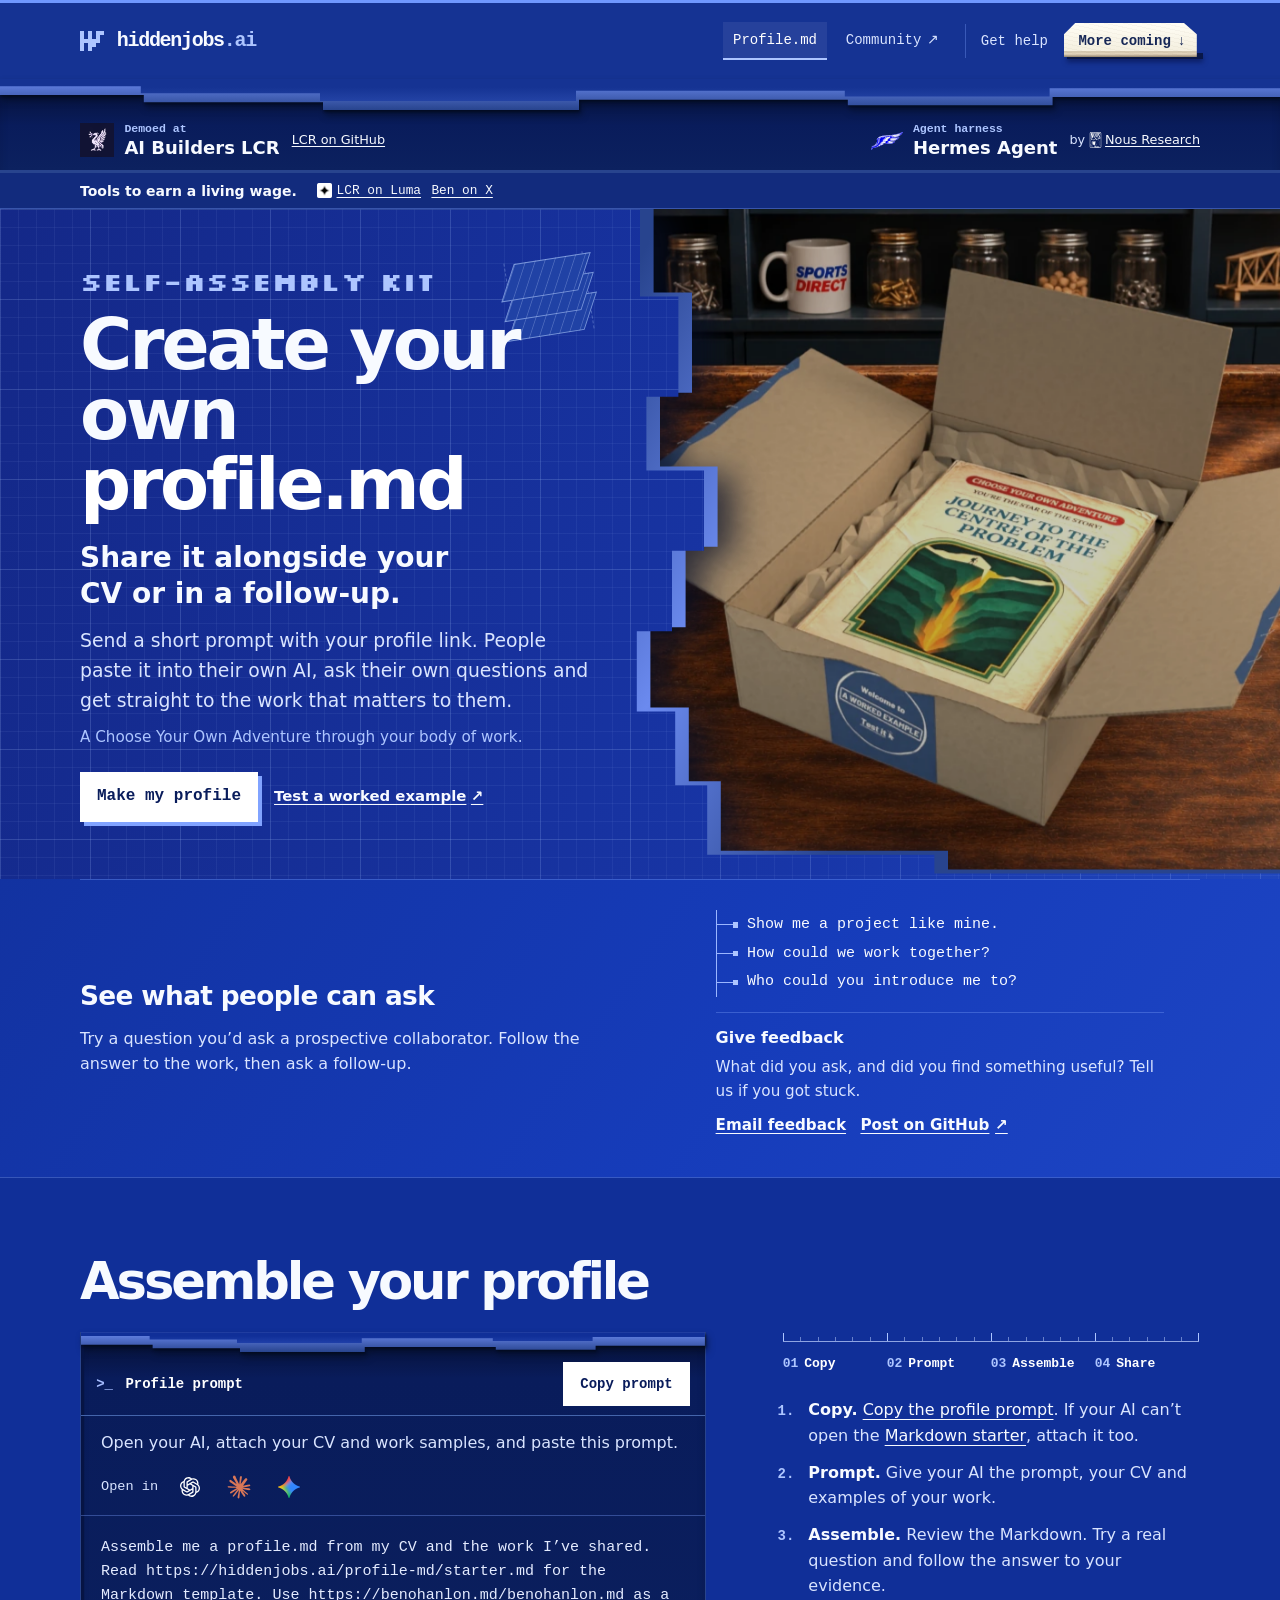
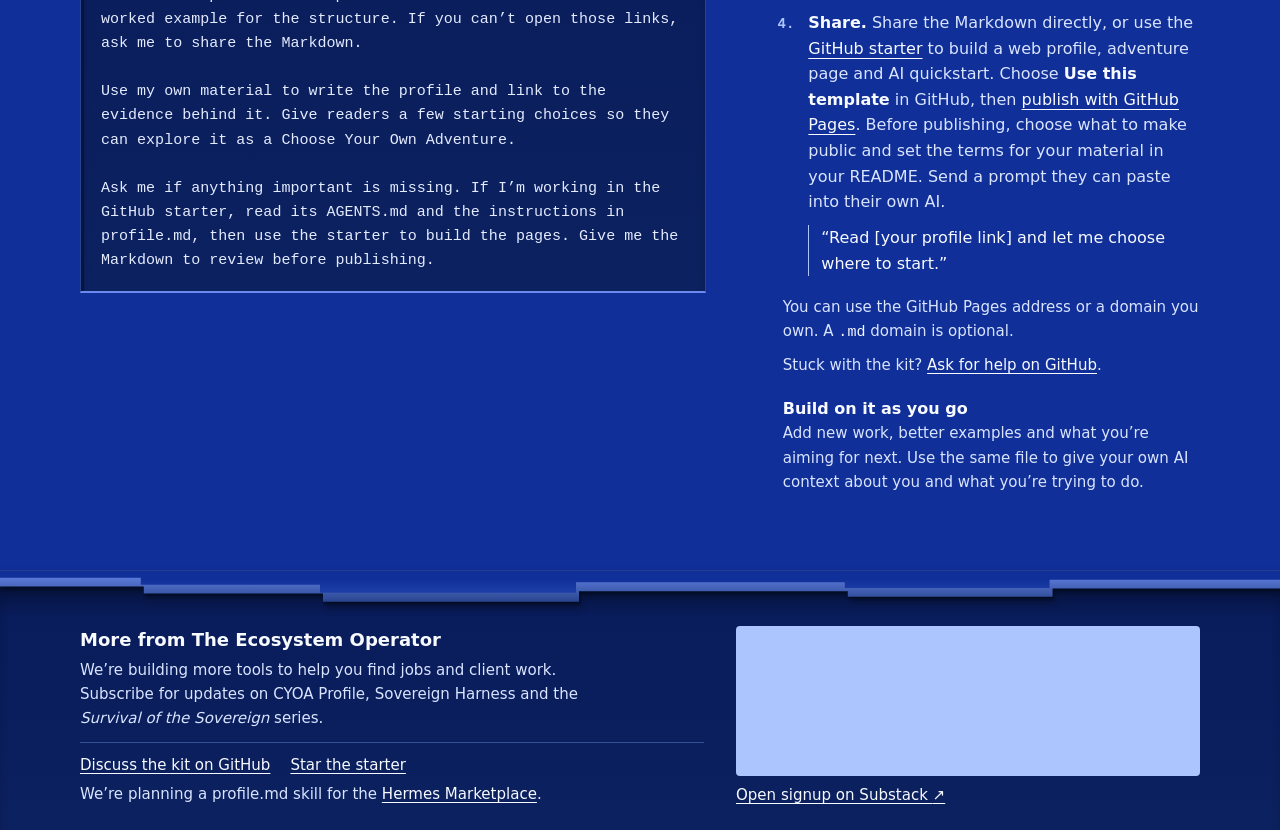
<file: index.html>
<!doctype html>
<html lang="en-GB">
<head>
  <meta charset="utf-8">
  <meta name="viewport" content="width=device-width, initial-scale=1">
  <meta http-equiv="refresh" content="0; url=./profile-md/">
  <meta name="description" content="Share a profile.md alongside your CV or in a follow-up. People can ask their own AI about your work.">
  <link rel="canonical" href="https://hiddenjobs.ai/profile-md/">
  <meta property="og:type" content="website">
  <meta property="og:site_name" content="Hidden Jobs">
  <meta property="og:title" content="Create your own profile.md">
  <meta property="og:description" content="Share alongside your CV or in a follow-up. Give people a Choose Your Own Adventure through your work in their own AI.">
  <meta property="og:url" content="https://hiddenjobs.ai/profile-md/">
  <meta property="og:image" content="https://hiddenjobs.ai/assets/profile-md-share.jpg?v=follow-up">
  <meta property="og:image:type" content="image/jpeg">
  <meta property="og:image:width" content="1200">
  <meta property="og:image:height" content="630">
  <meta property="og:image:alt" content="Create your own profile.md. Share it alongside your CV or in a follow-up. An open delivery carton sits beside the AI Builders LCR and Hermes Agent logos.">
  <meta name="twitter:card" content="summary_large_image">
  <meta name="twitter:image" content="https://hiddenjobs.ai/assets/profile-md-share.jpg?v=follow-up">
  <meta name="twitter:image:alt" content="Create your own profile.md. Share it alongside your CV or in a follow-up. An open delivery carton sits beside the AI Builders LCR and Hermes Agent logos.">
  <title>Hidden Jobs</title>
</head>
<body>
  <a href="./profile-md/">Create your own CYOA profile.md</a>
</body>
</html>
</file>
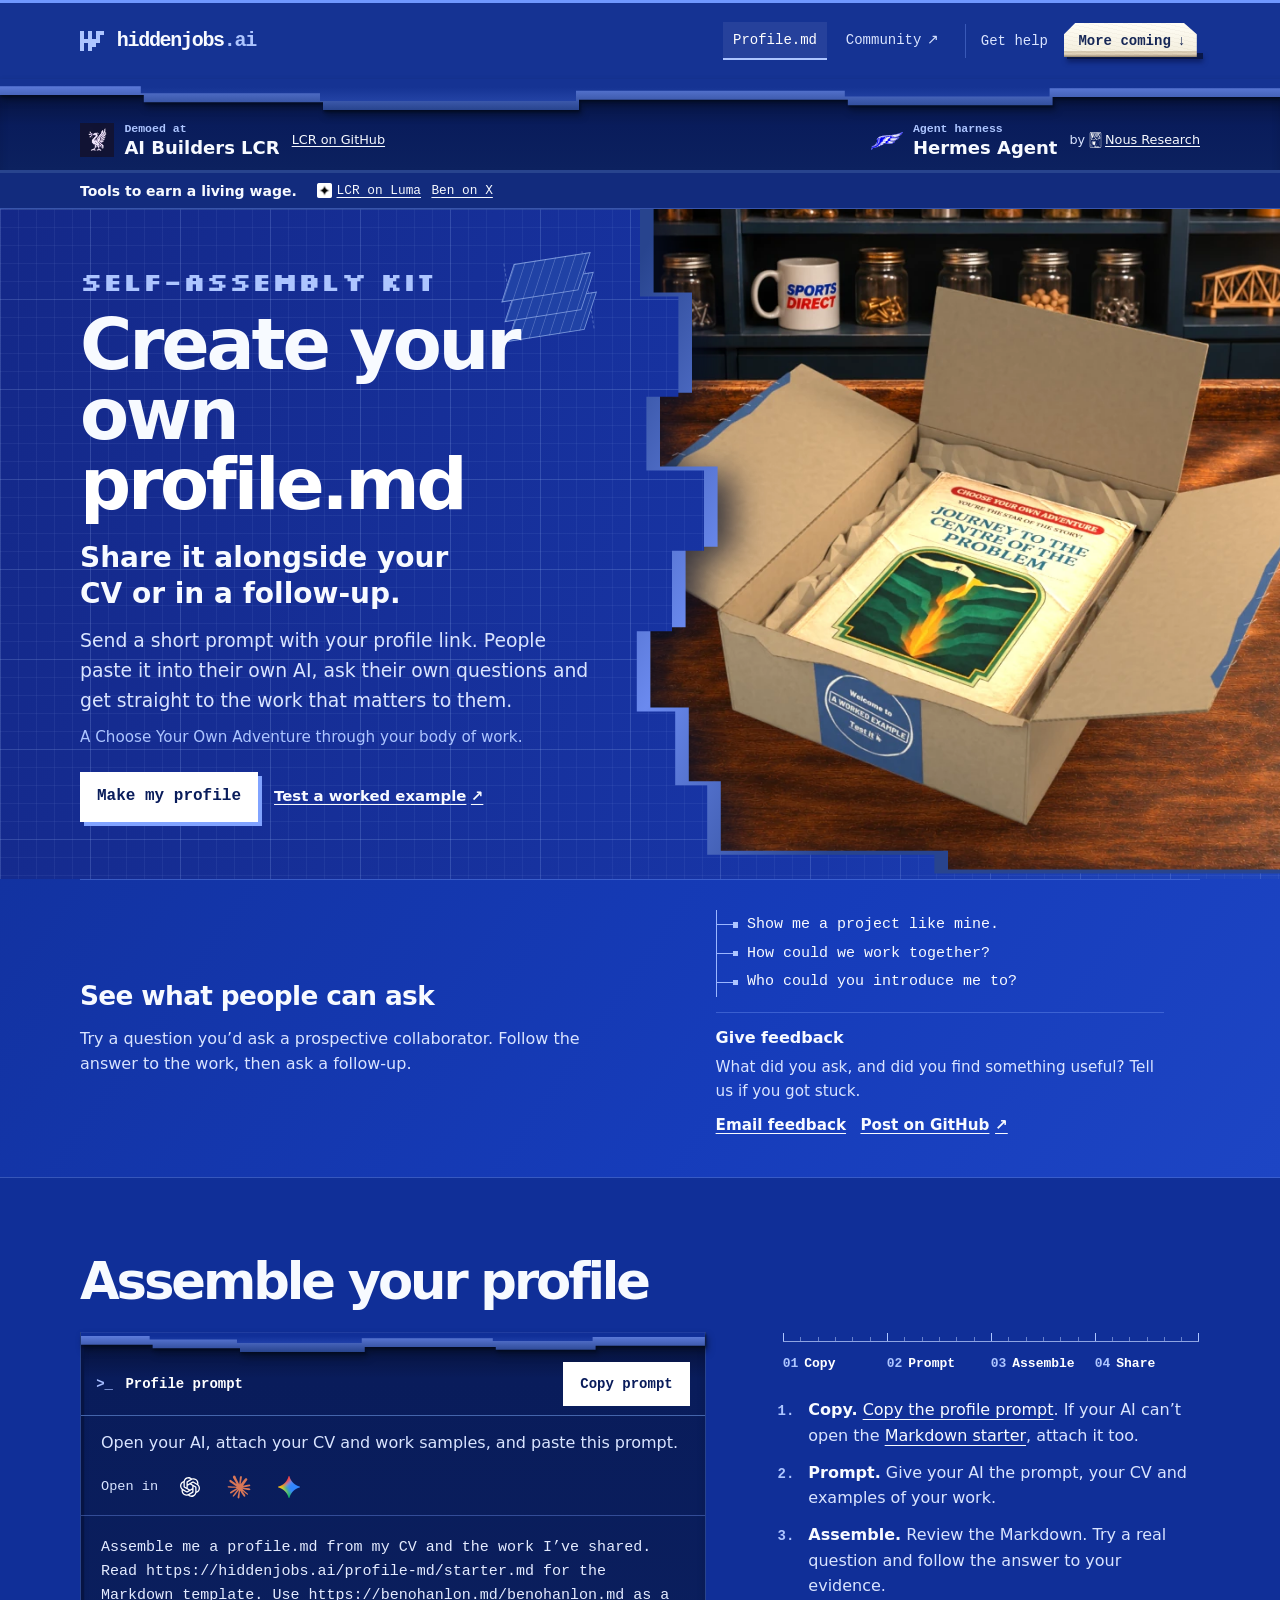
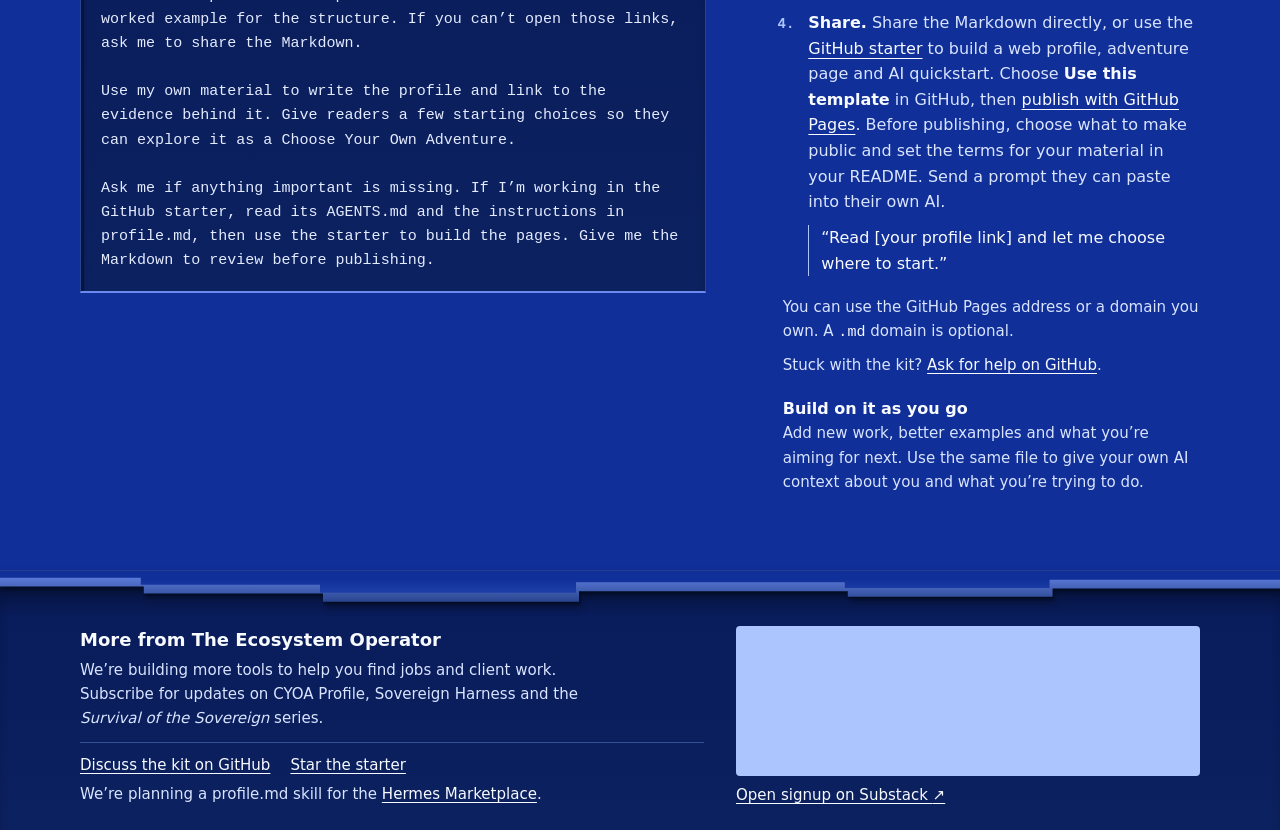
<file: profile-md/index.html>
<!doctype html>
<html lang="en-GB">
<head>
  <meta charset="utf-8">
  <meta name="viewport" content="width=device-width, initial-scale=1">
  <meta name="description" content="Share a profile.md alongside your CV or in a follow-up. People can ask their own AI about your work.">
  <meta name="theme-color" content="#0e2a86">
  <link rel="canonical" href="https://hiddenjobs.ai/profile-md/">
  <meta property="og:type" content="website">
  <meta property="og:site_name" content="Hidden Jobs">
  <meta property="og:title" content="Create your own profile.md">
  <meta property="og:description" content="Share alongside your CV or in a follow-up. Give people a Choose Your Own Adventure through your work in their own AI.">
  <meta property="og:url" content="https://hiddenjobs.ai/profile-md/">
  <meta property="og:image" content="https://hiddenjobs.ai/assets/profile-md-share.jpg?v=follow-up">
  <meta property="og:image:type" content="image/jpeg">
  <meta property="og:image:width" content="1200">
  <meta property="og:image:height" content="630">
  <meta property="og:image:alt" content="Create your own profile.md. Share it alongside your CV or in a follow-up. An open delivery carton sits beside the AI Builders LCR and Hermes Agent logos.">
  <meta name="twitter:card" content="summary_large_image">
  <meta name="twitter:image" content="https://hiddenjobs.ai/assets/profile-md-share.jpg?v=follow-up">
  <meta name="twitter:image:alt" content="Create your own profile.md. Share it alongside your CV or in a follow-up. An open delivery carton sits beside the AI Builders LCR and Hermes Agent logos.">
  <link rel="stylesheet" href="../assets/site.css?v=signup-colours">
  <script src="../assets/profile.js?v=workbench-depth" defer></script>
  <title>Create your own CYOA profile.md | Hidden Jobs</title>
</head>
<body>
  <a class="skip-link" href="#main">Skip to content</a>

  <header class="site-header">
    <div class="shell header-inner">
      <a class="wordmark" href="../">
        <span class="pixel-mark" aria-hidden="true"></span>
        hiddenjobs<span class="wordmark-domain">.ai</span>
      </a>
      <nav class="site-nav" aria-label="Main navigation">
        <div class="site-pages">
          <a class="page-tab" href="./" aria-current="page">Profile.md</a>
          <a class="page-tab" href="https://www.aibuilderslcr.co.uk/" aria-label="AI Builders LCR community">Community <span aria-hidden="true">↗</span></a>
        </div>
        <div class="site-utilities">
          <a href="https://github.com/benohanlon/profile-md-template/discussions/categories/q-a">Get help</a>
        </div>
        <a class="more-tab" href="#more">More coming <span aria-hidden="true">↓</span></a>
      </nav>
    </div>
  </header>

  <aside class="project-credits cut-band" aria-label="Community and harness">
    <span class="cut-edge" aria-hidden="true"></span>
    <div class="shell credits-inner">
      <div class="credit-group">
        <a class="credit-brand" href="https://www.aibuilderslcr.co.uk/">
          <img class="lcr-mark" src="../assets/aibuilders-lcr.webp" alt="" width="34" height="34">
          <span class="credit-name">
            <span class="label credit-label">Demoed at</span>
            AI Builders LCR
          </span>
        </a>
        <span class="credit-byline">
          <a href="https://github.com/aibuilderslcr">LCR on GitHub</a>
        </span>
      </div>
      <div class="credit-group">
        <a class="credit-brand" href="https://hermes-agent.nousresearch.com/">
          <img class="hermes-mark" src="../assets/hermes-wing.svg" alt="" width="34" height="34">
          <span class="credit-name">
            <span class="label credit-label">Agent harness</span>
            Hermes Agent
          </span>
        </a>
        <span class="credit-byline">
          by <a href="https://nousresearch.com/">
            <img class="nous-mark" src="../assets/nous-research.svg" alt="" width="13" height="16">
            Nous Research
          </a>
        </span>
      </div>
    </div>
  </aside>

  <div class="community-strip">
    <div class="shell community-strip-inner">
      <p class="site-strapline">Tools to earn a living wage.</p>
      <nav class="social-links" aria-label="Socials">
        <a href="https://luma.com/aibuilderslcr" aria-label="AI Builders LCR events on Luma">
          <img src="../assets/luma-icon.ico" alt="" width="15" height="15">
          LCR on Luma
        </a>
        <a href="https://x.com/benohanlon" aria-label="Ben O’Hanlon on X">Ben on X</a>
      </nav>
    </div>
  </div>

  <main id="main">
    <section class="hero">
      <div class="workshop" data-view="depth" data-render="geometry">
        <div class="workbench" aria-hidden="true"></div>
        <div class="blueprint" aria-hidden="true">
          <div class="blueprint-face">
            <div class="assembly-sketch"><span></span><span></span><span></span></div>
          </div>
        </div>
        <div class="shell hero-inner">
          <div class="hero-copy">
            <p class="label kit-label">Self-assembly kit</p>
            <h1>Create your own<br><span>profile.md</span></h1>
            <p class="hero-summary">Share it alongside your CV or in a follow-up.</p>
            <p class="hero-context">Send a short prompt with your profile link. People paste it into their own AI, ask their own questions and get straight to the work that matters to them.</p>
            <p class="hero-format">A Choose Your Own Adventure through your body of work.</p>
            <div class="hero-actions">
              <a class="button button-primary" href="#make-yours">Make my profile</a>
              <a class="example-link" href="https://benohanlon.md/" target="_blank" rel="noopener">Test a worked example <span aria-hidden="true">↗</span><span class="visually-hidden"> (opens in a new tab)</span></a>
            </div>
          </div>

          <div class="workshop-example">
            <a class="example" href="https://benohanlon.md/" target="_blank" rel="noopener" aria-label="Open a sample profile (opens in a new tab)">
              <span class="tag-cord" aria-hidden="true"></span>
              <span class="example-tag">
                <span class="tag-eyelet" aria-hidden="true"></span>
                <strong class="tag-title">Worked<br>example</strong>
                <img src="../assets/adventure-cover.webp" width="1055" height="1491"
                  alt="Choose Your Own Adventure book cover titled Journey to the Centre of the Problem.">
                <span class="tag-link">Test it</span>
              </span>
            </a>
            <a class="box-example" href="https://benohanlon.md/" target="_blank" rel="noopener" aria-label="Open a sample profile (opens in a new tab)">
              <span class="box-scene">
                <span class="box-label">
                  <span class="shelf-badge" aria-hidden="true"></span>
                  <img class="workshop-book" src="../assets/adventure-cover.webp" alt="" width="1055" height="1491">
                  <span class="box-lid">
                    <span class="box-label-print">
                      <span class="box-welcome">Welcome</span>
                      <span class="box-title"><span>Worked</span> <span>example</span></span>
                      <strong>Test it <span class="box-click" aria-hidden="true"></span></strong>
                    </span>
                  </span>
                </span>
              </span>
            </a>
          </div>
        </div>
      </div>

      <div class="shell reader-path">
        <div class="reader-copy">
          <h2>See what people can ask</h2>
          <p>Try a question you’d ask a prospective collaborator. Follow the answer to the work, then ask a follow-up.</p>
        </div>
        <div class="reader-choices">
          <ul>
            <li>Show me a project like mine.</li>
            <li>How could we work together?</li>
            <li>Who could you introduce me to?</li>
          </ul>
          <div class="reader-feedback" id="feedback">
            <h3>Give feedback</h3>
            <p>What did you ask, and did you find something useful? Tell us if you got stuck.</p>
            <div class="feedback-actions">
              <a href="mailto:benohanlon@pm.me?subject=CYOA%20Profile%20feedback&amp;body=What%20did%20you%20ask%3F%0D%0A%0D%0ADid%20you%20find%20something%20useful%3F%0D%0A%0D%0AWhere%20did%20you%20get%20stuck%2C%20if%20anywhere%3F%0D%0A">Email feedback</a>
              <a href="https://github.com/benohanlon/profile-md-template/discussions/categories/show-and-tell">Post on GitHub <span aria-hidden="true">↗</span></a>
            </div>
          </div>
        </div>
      </div>
    </section>

    <section class="shell make-section" id="make-yours" aria-labelledby="make-heading">
      <h2 id="make-heading">Assemble your profile</h2>
      <div class="prompt-panel cut-band" id="draft-profile" aria-labelledby="prompt-heading">
        <span class="cut-edge" aria-hidden="true"></span>
        <div class="prompt-header">
          <h3 class="label" id="prompt-heading"><span aria-hidden="true">&gt;_</span> Profile prompt</h3>
          <button class="button copy-button" id="copy-prompt" type="button" hidden>Copy prompt</button>
        </div>
        <p class="prompt-intro">Open your AI, attach your CV and work samples, and paste this prompt.</p>
        <div class="prompt-openers" role="group" aria-label="Open the prompt in your AI">
          <span>Open in</span>
          <a href="https://chatgpt.com/" data-prefill target="_blank" rel="noopener" aria-label="Open in ChatGPT" title="ChatGPT">
            <img class="chatgpt-mark" src="../assets/chatgpt.svg" alt="" width="24" height="24">
          </a>
          <a href="https://claude.ai/new" data-prefill target="_blank" rel="noopener" aria-label="Open in Claude" title="Claude">
            <img src="../assets/claude.svg" alt="" width="24" height="24">
          </a>
          <a id="open-gemini" href="https://gemini.google.com/app" target="_blank" rel="noopener" aria-label="Copy prompt and open Gemini" title="Copy prompt and open Gemini">
            <img src="../assets/gemini.png" alt="" width="24" height="24">
          </a>
        </div>
        <p class="copy-status" id="copy-status" role="status"></p>
        <pre id="build-prompt">Assemble me a profile.md from my CV and the work I’ve shared. Read https://hiddenjobs.ai/profile-md/starter.md for the Markdown template. Use https://benohanlon.md/benohanlon.md as a worked example for the structure. If you can’t open those links, ask me to share the Markdown.

Use my own material to write the profile and link to the evidence behind it. Give readers a few starting choices so they can explore it as a Choose Your Own Adventure.

Ask me if anything important is missing. If I’m working in the GitHub starter, read its AGENTS.md and the instructions in profile.md, then use the starter to build the pages. Give me the Markdown to review before publishing.</pre>
      </div>
      <div class="make-copy">
        <nav class="kit-ruler" aria-label="Assembly steps">
          <a href="#copy-profile"><span aria-hidden="true">01</span> Copy</a>
          <a href="#prompt-profile"><span aria-hidden="true">02</span> Prompt</a>
          <a href="#assemble-profile"><span aria-hidden="true">03</span> Assemble</a>
          <a href="#publish-profile"><span aria-hidden="true">04</span> Share</a>
        </nav>
        <ol class="instructions">
          <li id="copy-profile"><strong>Copy.</strong> <a href="#draft-profile">Copy the profile prompt</a>. If your AI can’t open the <a href="./starter.md">Markdown starter</a>, attach it too.</li>
          <li id="prompt-profile"><strong>Prompt.</strong> Give your AI the prompt, your CV and examples of your work.</li>
          <li id="assemble-profile"><strong>Assemble.</strong> Review the Markdown. Try a real question and follow the answer to your evidence.</li>
          <li id="publish-profile"><strong>Share.</strong> Share the Markdown directly, or use the <a href="https://github.com/benohanlon/profile-md-template">GitHub starter</a> to build a web profile, adventure page and AI quickstart. Choose <strong>Use this template</strong> in GitHub, then <a href="https://docs.github.com/en/pages/getting-started-with-github-pages/creating-a-github-pages-site">publish with GitHub Pages</a>. Before publishing, choose what to make public and set the terms for your material in your README. Send a prompt they can paste into their own AI.
            <blockquote class="share-example">“Read [your profile link] and let me choose where to start.”</blockquote>
          </li>
        </ol>
        <p class="domain-note">You can use the GitHub Pages address or a domain you own. A <code>.md</code> domain is optional.</p>
        <p class="domain-note kit-help">Stuck with the kit? <a href="https://github.com/benohanlon/profile-md-template/discussions/categories/q-a">Ask for help on GitHub</a>.</p>
        <h3 class="profile-maintenance">Build on it as you go</h3>
        <p class="domain-note">Add new work, better examples and what you’re aiming for next. Use the same file to give your own AI context about you and what you’re trying to do.</p>
      </div>
    </section>
  </main>

  <footer class="site-footer cut-band" id="support">
    <span class="cut-edge" aria-hidden="true"></span>
    <section class="shell footer-inner" id="more" aria-labelledby="more-heading">
      <div class="more-copy">
        <h2 id="more-heading">More from The Ecosystem Operator</h2>
        <p>We’re building more tools to help you find jobs and client work. Subscribe for updates on CYOA Profile, Sovereign Harness and the <em>Survival of the Sovereign</em> series.</p>
      </div>
      <div class="newsletter-signup">
        <div class="newsletter-embed">
          <iframe src="https://ecosystemoperator.substack.com/embed?transparent=1" title="Subscribe to The Ecosystem Operator" width="480" height="150" loading="lazy"></iframe>
        </div>
        <a href="https://ecosystemoperator.substack.com/subscribe">Open signup on Substack <span aria-hidden="true">↗</span></a>
      </div>
      <div class="footer-project-links">
        <a href="https://github.com/benohanlon/profile-md-template/discussions">Discuss the kit on GitHub</a>
        <a href="https://github.com/benohanlon/profile-md-template">Star the starter</a>
        <p>We’re planning a profile.md skill for the <a href="https://hermes-agent.nousresearch.com/marketplace">Hermes Marketplace</a>.</p>
      </div>
    </section>
  </footer>
</body>
</html>
</file>
<file: assets/site.css>
@font-face {
  font-family: Silkscreen;
  src: url("./silkscreen-bold.ttf") format("truetype");
  font-weight: 700;
  font-display: swap;
}

@font-face {
  font-family: "Barlow Semi Condensed";
  src: url("./barlow-semi-condensed-bold.ttf") format("truetype");
  font-weight: 700;
  font-display: swap;
}

:root {
  color-scheme: dark;
  --ink: #f7faff;
  --secondary: #d9e4ff;
  --accent: #adc5ff;
  --royal: #163cba;
  --blue: #102f98;
  --navy: #091c5b;
  --chrome: #153393;
  --line: #7193ef66;
  --cut-depth: 0.55rem;
  --cut-wall-light: #6b8aef;
  --cut-wall-dark: #28448e;
  --cut-wall: linear-gradient(var(--cut-wall-light), var(--cut-wall-dark));
  --cut-shadow: inset 0 0.7rem 0.85rem -0.55rem #02091ac9;
  --white: #fff;
  --body: "Segoe UI", system-ui, sans-serif;
  --mono: ui-monospace, "Cascadia Mono", "SFMono-Regular", Consolas, monospace;
}

*, *::before, *::after { box-sizing: border-box; }
html { scroll-behavior: smooth; }
body { margin: 0; background: var(--blue); color: var(--ink); font: 1rem/1.6 var(--body); }
h1, h2, h3, p { margin: 0; }
a { color: var(--ink); text-underline-offset: 0.22em; }
:focus-visible { outline: 3px solid #c1d5ff; outline-offset: 4px; }

.shell { width: min(100% - 4rem, 70rem); margin-inline: auto; }
.skip-link { position: absolute; z-index: 2; top: 1rem; left: 1rem; padding: 0.5rem 1rem; color: var(--navy); background: var(--white); transform: translateY(-180%); }
.skip-link:focus { transform: translateY(0); }
.site-header { background: var(--chrome); border-top: 3px solid #6f98ff; }

.header-inner, .footer-inner {
  display: flex;
  align-items: center;
  justify-content: space-between;
  flex-wrap: wrap;
  gap: 0.75rem 2rem;
}

.header-inner { min-height: 4.75rem; padding-block: 0.75rem; }
.wordmark {
  display: inline-flex;
  align-items: center;
  gap: 0;
  color: var(--ink);
  font: 750 1.25rem/1 var(--mono);
  letter-spacing: -0.065em;
  text-decoration: none;
}

.wordmark-domain { color: var(--accent); }
.pixel-mark { position: relative; width: 1.75rem; height: 1.5rem; margin-right: 0.55rem; color: var(--accent); }
.pixel-mark::before {
  content: "";
  position: absolute;
  left: 0;
  top: 0.125rem;
  width: 0.25rem;
  height: 0.25rem;
  background: currentColor;
  box-shadow:
    0.5rem 0, 1rem 0, 1.25rem 0,
    0 0.25rem, 0.5rem 0.25rem, 1rem 0.25rem,
    0 0.5rem, 0.25rem 0.5rem, 0.5rem 0.5rem, 0.75rem 0.5rem, 1rem 0.5rem,
    0 0.75rem, 0.5rem 0.75rem, 0.75rem 0.75rem,
    0 1rem, 0.5rem 1rem;
}

.label, .site-nav, .button { font-family: var(--mono); font-size: 0.875rem; }
.label { font-weight: 650; }
.site-nav { display: flex; align-items: center; flex-wrap: wrap; gap: 0.65rem 1rem; }
.site-pages, .site-utilities { display: flex; align-items: center; gap: 0.5rem; }
.site-nav .page-tab { display: inline-flex; align-items: center; gap: 0.35rem; }
.site-nav .page-tab { padding: 0.4rem 0.65rem; white-space: nowrap; border-bottom: 2px solid transparent; }
.site-nav .page-tab[aria-current="page"] { border-bottom-color: var(--accent); background: #ffffff12; text-decoration: none; }
.site-utilities { gap: 0.85rem; padding-inline-start: 0.9rem; border-inline-start: 1px solid var(--line); }
.site-nav a { padding-block: 0.35rem; color: var(--secondary); text-decoration: none; }
.site-nav a:hover, .site-nav a[aria-current="page"] { color: var(--white); text-decoration: underline; }

.site-nav a.more-tab {
  position: relative;
  isolation: isolate;
  display: inline-flex;
  align-items: center;
  gap: 0.4rem;
  padding: 0.45rem 0.9rem 0.4rem;
  color: #172857;
  font-weight: 750;
  white-space: nowrap;
}

.more-tab::before,
.more-tab::after {
  content: "";
  position: absolute;
  pointer-events: none;
  z-index: -1;
}

.more-tab::before {
  inset: auto -0.2rem 0 0.18rem;
  height: 0.36rem;
  background: #081748;
  box-shadow: 0 3px 5px #040d3a8c;
}

.more-tab::after {
  inset: 0 0.2rem 0.1rem 0;
  clip-path: polygon(0.7rem 0, calc(100% - 0.8rem) 0, 100% 0.7rem, 100% 100%, 0 100%, 0 0.7rem);
  background:
    repeating-linear-gradient(12deg, #ffffff00 0 1px, #7864440b 1px 2px, #ffffff00 2px 4px),
    linear-gradient(180deg, #fffdf5 0%, #f4efdf 83%, #cec2a9 84%, #e4d7bf 91%, #8f816a 100%);
}

.community-strip { background: #122b7d; border-bottom: 1px solid var(--line); }
.community-strip-inner, .social-links {
  display: flex;
  align-items: center;
  gap: 0.65rem;
}
.community-strip-inner {
  flex-wrap: wrap;
  gap: 0 1.25rem;
  min-height: 2.2rem;
}
.site-strapline { color: var(--ink); font-size: 0.875rem; font-weight: 650; }
.social-links a {
  display: inline-flex;
  align-items: center;
  gap: 0.3rem;
  min-height: 1.75rem;
  font: 0.8rem var(--mono);
}
.social-links img { flex: 0 0 auto; }

.hero {
  overflow: hidden;
  border-bottom: 1px solid var(--line);
  background: linear-gradient(125deg, #102d93 0%, var(--royal) 68%, #1d45c4 100%);
}

.workshop {
  --grid-unit: 1.125rem;
  --grid-major: 5.625rem;
  --blueprint-surface:
    linear-gradient(90deg, #a9c3fd24 1px, transparent 1px) 0 0 / var(--grid-major) var(--grid-major),
    linear-gradient(#a9c3fd24 1px, transparent 1px) 0 0 / var(--grid-major) var(--grid-major),
    linear-gradient(90deg, #a9c3fd12 1px, transparent 1px) 0 0 / var(--grid-unit) var(--grid-unit),
    linear-gradient(#a9c3fd12 1px, transparent 1px) 0 0 / var(--grid-unit) var(--grid-unit),
    linear-gradient(105deg, #142888, #1836a8 68%, #2046bd);
  --workbench-image: url("./profile-workbench.jpg");
  --mobile-workshop-edge: polygon(0 10%, 18% 10%, 18% 5%, 36% 5%, 36% 9%, 62% 9%, 62% 2%, 84% 2%, 84% 6%, 100% 6%, 100% 100%, 0 100%);
  --blueprint-edge: polygon(
    0 0, 50% 0, 50% 13%, 53% 13%, 53% 28%, 50.5% 28%,
    50.5% 39%, 55% 39%, 55% 51%, 52.5% 51%, 52.5% 63%,
    49.75% 63%, 49.75% 75%, 52.75% 75%, 52.75% 86%, 55.25% 86%,
    55.25% var(--bench-edge-near, 95%), 73% var(--bench-edge-near, 95%),
    73% var(--bench-edge-far, 97%), 100% var(--bench-edge-far, 97%), 100% 100%, 0 100%
  );
  position: relative;
  isolation: isolate;
  overflow: clip;
  background: var(--blueprint-surface);
}

.workbench {
  position: absolute;
  z-index: -3;
  inset: -6rem 0 -2.5rem 44%;
  background: #271a18 var(--workbench-image) 64% bottom / cover no-repeat;
}

.workshop[data-view="overhead"] {
  --scene: url("./profile-kit-overhead.jpg");
  --blueprint-edge: polygon(0 2.8%, 50.25% 2.8%, 53.5% 7%, 52% 96%, 0 97.8%);
}

.workshop[data-view="overhead"] .workbench {
  inset: 0;
  background: #271a18 var(--scene) center / cover no-repeat;
}

.workshop[data-view="depth"] {
  --bench-edge-near: 96.4%;
  --bench-edge-far: 99.2%;
}

.workshop[data-view="depth"] .workbench { display: none; }

.workshop[data-view="overhead"] .blueprint {
  filter: drop-shadow(0.4rem 0.3rem 0.35rem #0a06058c);
}

.workshop[data-view="overhead"] .blueprint::before {
  transform: translate(0.17rem, 0.15rem);
}

.blueprint {
  position: absolute;
  z-index: -1;
  inset: 0;
  filter: drop-shadow(1rem 0.5rem 1rem #060e27b8);
}

.blueprint::before, .blueprint-face {
  position: absolute;
  inset: 0;
  clip-path: var(--blueprint-edge);
}

.blueprint::before {
  content: "";
  background: linear-gradient(118deg, var(--cut-wall-dark) 40%, var(--cut-wall-light) 55%, var(--cut-wall-dark) 71%);
  transform: translate(0.85rem, -0.25rem);
}

.blueprint-face { background: var(--blueprint-surface); }

.assembly-sketch {
  position: absolute;
  top: clamp(1.6rem, 4vw, 3rem);
  right: 54%;
  width: 5rem;
  height: 4.9rem;
  border-inline: 1px dashed #b8d1ff50;
  transform: rotate(-9deg);
}

.assembly-sketch span {
  position: absolute;
  inset: auto 0;
  height: 2.25rem;
  border: 1px solid #b8d1ff90;
  background: linear-gradient(90deg, #c8daff40 1px, transparent 1px) 0 0 / 0.64rem 100%, #2042a5;
  transform: skewX(-27deg);
}

.assembly-sketch span:nth-child(1) { bottom: 0; }
.assembly-sketch span:nth-child(2) { bottom: 1.25rem; }
.assembly-sketch span:nth-child(3) { bottom: 2.5rem; }

.hero-inner, .reader-path {
  display: grid;
  grid-template-columns: minmax(0, 1.18fr) minmax(0, 1fr);
  align-items: center;
  gap: 1.5rem clamp(1.75rem, 5vw, 5rem);
}

.hero-inner {
  row-gap: clamp(1.75rem, 5vw, 5rem);
  padding-block: clamp(3.75rem, 6vw, 6rem) clamp(3.1rem, 5vw, 5rem);
}

.hero-copy { container-type: inline-size; }
.kit-ruler {
  display: grid;
  grid-template-columns: repeat(4, minmax(0, 1fr));
  width: min(100%, 26rem);
  margin-top: 1.8rem;
  border-top: 1px solid #bdd0feba;
}

.kit-ruler a {
  position: relative;
  display: flex;
  align-items: center;
  gap: 0.37rem;
  min-height: 2.75rem;
  color: var(--white);
  font: 650 0.8125rem/1.2 var(--mono);
  text-decoration: none;
}

.kit-ruler a::before {
  content: "";
  position: absolute;
  inset: -0.55rem 0 auto;
  height: 0.5rem;
  background:
    linear-gradient(90deg, var(--accent) 1px, transparent 1px),
    repeating-linear-gradient(90deg, #bdd0fe82 0 1px, transparent 1px 16.6667%)
      left bottom / 100% 0.28rem no-repeat;
}

.kit-ruler a:last-child::before { border-right: 1px solid var(--accent); }
.kit-ruler a span { color: var(--accent); }
.kit-ruler a:hover { text-decoration: underline; text-underline-offset: 0.2em; }
#draft-profile, #feedback, .instructions li[id] { scroll-margin-block-start: 1.5rem; }

.kit-label {
  margin-bottom: 0.85rem;
  color: var(--accent);
  font: 700 clamp(1.1rem, 2.2vw, 1.65rem)/1.15 Silkscreen, var(--mono);
  text-transform: uppercase;
}
.hero h1 {
  margin-bottom: 1.25rem;
  font-size: clamp(2.1rem, 12.5cqi, 6.25rem);
  font-weight: 800;
  line-height: 0.98;
  letter-spacing: -0.045em;
}

.hero h1 span { color: var(--white); }
.hero-summary { max-width: 33rem; font-size: clamp(1.35rem, 2.35vw, 1.75rem); font-weight: 680; line-height: 1.28; text-wrap: balance; }
.hero-context { max-width: 32rem; margin-top: 0.9rem; color: var(--secondary); font-size: clamp(1.0625rem, 1.5vw, 1.175rem); }
.hero-format { margin-top: 0.55rem; color: var(--accent); font-size: 0.95rem; }
.hero-actions {
  display: flex;
  flex-wrap: wrap;
  align-items: center;
  gap: 0.55rem 1rem;
  margin-top: 1.4rem;
}

.feedback-actions {
  display: flex;
  flex-wrap: wrap;
  align-items: center;
  gap: 0 0.9rem;
}

.example-link {
  display: inline-flex;
  align-items: center;
  gap: 0.28rem;
  min-height: 2.75rem;
  font-weight: 650;
  font-size: 0.93rem;
}


.visually-hidden {
  position: absolute;
  width: 1px;
  height: 1px;
  margin: -1px;
  overflow: hidden;
  clip-path: inset(50%);
  white-space: nowrap;
}

.button {
  display: inline-flex;
  justify-content: center;
  align-items: center;
  padding: 0.72rem 1rem;
  min-height: 2.75rem;
  border: 1px solid transparent;
  border-radius: 0;
  font-weight: 700;
  text-decoration: none;
  cursor: pointer;
}

.button[hidden] { display: none; }
.button-primary { color: var(--navy); background: var(--white); box-shadow: 4px 4px 0 #81a3ff; font-size: 1rem; }
.button-primary:hover { background: #e2ebff; }
.workshop-example { padding-inline-start: clamp(0rem, 3vw, 3rem); }

.box-example { display: none; }
.box-scene { display: contents; }
.workshop-book { display: none; }
.workshop[data-view] .example { display: none; }
.workshop[data-view="overhead"] .box-example {
  display: flex;
  align-items: end;
  justify-content: end;
  min-height: clamp(26rem, 43vw, 34rem);
  padding-inline: 0.25rem;
  text-decoration: none;
}

.box-label {
  display: block;
  padding: 0.6rem 0.95rem 0.62rem;
  border-left: 2px solid #edcc96;
  background: #19110ceb;
  color: #fff1da;
  font: 650 0.76rem/1.28 var(--mono);
}

.box-label strong {
  display: block;
  margin-top: 0.22rem;
  font-size: 1rem;
  text-decoration: underline;
}

.box-example:hover .box-label { background: #302315; }

.workshop[data-view="depth"] .hero-inner,
.workshop[data-view="depth"] .blueprint { pointer-events: none; }
.workshop[data-view="depth"] .hero-copy { pointer-events: auto; }
.workshop[data-view="depth"] .workshop-example { min-height: clamp(24rem, calc(100svh - 13.5rem), 36rem); }

@media (width > 60rem) {
  .workshop[data-view="depth"] .hero-inner { padding-block: clamp(2rem, 5.2vh, 4.75rem); }
  .workshop[data-render="geometry"] .workshop-example {
    /* Keep enough vertical room for the stamp when the photo fills a wide window. */
    height: max(0px, calc(31vw - 2 * clamp(2rem, 5.2vh, 4.75rem)));
  }
}

.workshop[data-view="depth"] .box-example {
  display: block;
  position: absolute;
  z-index: -2;
  inset: 0 0 0 44%;
  overflow: hidden;
  container-type: size;
  pointer-events: auto;
}

.workshop[data-view="depth"] .box-label {
  --photo-scale: calc(100cqw / 1536px);
  position: absolute;
  bottom: 0;
  left: calc(50% + clamp(0px, (150cqh - 100cqw) / 2, 2.25rem));
  width: max(100cqw, 150cqh);
  aspect-ratio: 3 / 2;
  container-type: inline-size;
  padding: 0;
  border: 0;
  background: #6a412a url("./profile-kit-open-angle.jpg") center / 100% 100% no-repeat;
  color: #2e1a0b;
  transform: translateX(-50%);
  pointer-events: none;
}

/* Map the cover and lettering to their four corners in the 1536 × 1024 image. */
.workshop[data-view="depth"] .workshop-book,
.workshop[data-view="depth"] .box-lid {
  display: block;
  position: absolute;
  transform-origin: 0 0;
}

.workshop[data-view="depth"] .workshop-book {
  top: 33.691406%;
  left: 43.359375%;
  width: 22.460938cqw;
  height: 31.743372cqw;
  border-radius: 0.32cqw;
  filter: brightness(0.96) saturate(0.96);
  transform: matrix3d(
    1.089779663, 0.168552588, 0, calc(0.000007528 / var(--photo-scale)),
    -0.290742861, 0.836313288, 0, calc(-0.000340701 / var(--photo-scale)),
    0, 0, 1, 0,
    0, 0, 0, 1
  );
}

.workshop[data-view="depth"] .box-lid {
  top: -2.050781%;
  left: 46.093750%;
  width: 24.414063cqw;
  height: 35.764460cqw;
  transform: matrix3d(
    1.119378029, 0.147354614, 0, calc(-0.000081498 / var(--photo-scale)),
    -0.092996190, 0.662845183, 0, calc(0.000158283 / var(--photo-scale)),
    0, 0, 1, 0,
    0, 0, 0, 1
  );
  /* Blend this projected plane with the photo so the real paper grain shows through. */
  mix-blend-mode: multiply;
  pointer-events: auto;
}

.workshop[data-view="depth"] .box-label-print {
  position: absolute;
  top: 52%;
  left: 50%;
  display: grid;
  justify-items: center;
  gap: 1.55cqw;
  width: 90%;
  text-align: center;
  text-transform: uppercase;
  /* The warm paper under the multiply blend darkens and mutes this ink. */
  color: #1c359f;
  font-family: "Barlow Semi Condensed", "Arial Narrow", var(--body);
  transform: translate(-50%, -50%) scaleY(1.18);
  mask-image: url("./lid-ink-grain.png");
  mask-size: 10cqw 10cqw;
}

.box-welcome, .box-click { display: none; }

.workshop[data-view="depth"] .box-welcome {
  display: block;
  font-size: 1.7cqw;
  font-weight: 700;
  line-height: 1.15;
  letter-spacing: 0.09em;
}

.workshop[data-view="depth"] .box-title {
  font-size: 4.6cqw;
  font-weight: 700;
  line-height: 0.96;
  letter-spacing: 0.012em;
}

.workshop[data-view="depth"] .box-title > span { display: block; }

.workshop[data-view="depth"] .box-click {
  display: inline-block;
  position: relative;
  width: 0.63em;
  height: 0.88em;
  border: 0.1em solid currentColor;
  border-radius: 0.35em;
  transform: rotate(-20deg);
}

.box-click::before {
  content: "";
  position: absolute;
  top: 0.08em;
  left: calc(50% - 0.05em);
  width: 0.1em;
  height: 0.24em;
  border-radius: 1px;
  background: currentColor;
}

.box-click::after {
  content: "";
  position: absolute;
  top: -0.33em;
  left: calc(50% - 0.036em);
  width: 0.072em;
  height: 0.15em;
  border-radius: 1px;
  background: currentColor;
  box-shadow: -0.16em 0.07em currentColor, 0.16em 0.07em currentColor;
}

.shelf-badge { display: none; }

.workshop[data-view="depth"] .shelf-badge {
  display: block;
  position: absolute;
  top: 14.9%;
  left: 35.5%;
  width: 2.4cqw;
  aspect-ratio: 1;
  background: url("./everton-crest.svg") center / contain no-repeat;
  filter: saturate(0.78) brightness(0.86) blur(0.22px);
  transform: translate(-50%, -50%) perspective(5rem) rotateY(12deg) rotate(-2deg);
}

.workshop[data-view="depth"] .box-label strong {
  display: inline-flex;
  align-items: center;
  gap: 0.35em;
  margin-top: 0;
  font-size: 2.25cqw;
  font-weight: 700;
  line-height: 1.15;
  letter-spacing: 0.06em;
  text-decoration: none;
  text-underline-offset: 0.16em;
}

.workshop[data-view="depth"] .box-example:hover .box-label strong { text-decoration: underline 0.08em; }
.workshop[data-view="depth"] .box-example:focus-visible strong { outline: 2px solid currentColor; outline-offset: 0.22em; }

.workshop[data-render="geometry"] .box-label {
  width: max(100cqw, 151cqh);
  background-image: url("./profile-kit-parcel.webp");
}

/* This render includes the cover, stamp and shelf props. */
.workshop[data-render="geometry"] :is(.workshop-book, .box-lid, .shelf-badge) {
  display: none;
}

.workshop[data-render="geometry"] .box-example:focus-visible .box-label::after {
  position: absolute;
  inset: 12% 26% 6% 30%;
  content: "";
  border: 3px solid #c1d5ff;
}

@media (width > 60rem) and (prefers-reduced-motion: no-preference) {
  .workshop[data-reveal] .box-label {
    transform-origin: 56% 48%;
    animation: workshop-reveal 1s steps(6, end) both;
  }

  @keyframes workshop-reveal {
    0%, 15% {
      transform: translateX(-48.3%) scale(1.035);
      filter: brightness(0.79) saturate(0.88);
    }
    64% {
      transform: translateX(-49.7%) scale(1.009);
      filter: brightness(0.96) saturate(0.98);
    }
    100% {
      transform: translateX(-50%);
      filter: brightness(1) saturate(1);
    }
  }
}

@media (prefers-reduced-motion: no-preference) {
  .workshop[data-render="geometry"] .box-label {
    transform-origin: 56% 88%;
    translate: 0 var(--workbench-drift, 0px);
    scale: var(--workbench-zoom, 1);
  }
}

.example {
  display: block;
  position: relative;
  width: min(83%, 23rem);
  margin: 1.35rem auto 0;
  color: #271b15;
  text-decoration: none;
  transform: translateY(-0.65rem) perspective(52rem) rotateX(23deg) rotateZ(10deg);
  filter: drop-shadow(-0.48rem 0.65rem 0.36rem #070605a8);
  transition: transform 180ms ease;
}

.example:hover, .example:focus-visible { transform: translateY(-0.65rem) perspective(52rem) rotateX(20deg) rotateZ(8deg); }
.example:focus-visible { outline-offset: 0.5rem; }
.example:hover .tag-link { text-decoration-thickness: 0.15em; }

.example-tag {
  position: relative;
  display: grid;
  justify-items: center;
  gap: 1.15rem;
  padding: 3rem 1.25rem 1.1rem;
  background: linear-gradient(155deg, #edbd8e, #d99b69);
  clip-path: polygon(16% 0, 84% 0, 100% 11%, 100% 100%, 0 100%, 0 11%);
  mask-image: radial-gradient(circle at 50% 1.55rem, transparent 0.34rem, #000 0.37rem);
}

.tag-cord {
  position: absolute;
  top: -2.85rem;
  left: calc(50% - 1.2rem);
  z-index: 1;
  width: 2.5rem;
  height: 4.4rem;
  border: 0.16rem solid #f0dbb7;
  border-radius: 50% 50% 54% 46%;
  box-shadow: inset 0 0 0.1rem #8d6738, 1px 2px 1px #1824577a;
  transform: rotate(-19deg);
  pointer-events: none;
}

.tag-eyelet {
  position: absolute;
  top: 1.55rem;
  left: 50%;
  width: 1.1rem;
  height: 1.1rem;
  border: 0.18rem solid #845b3c;
  border-radius: 50%;
  transform: translate(-50%, -50%);
}

.tag-title {
  color: #271b15;
  font: 900 clamp(2.5rem, 4.8vw, 4.5rem)/0.88 Impact, "Arial Narrow", "Roboto Condensed", sans-serif;
  letter-spacing: 0.015em;
  text-align: center;
  text-transform: uppercase;
}

.example-tag img {
  display: block;
  width: min(72%, 12.4rem);
  height: auto;
  box-shadow: 2px 3px 0 #67402d38;
}

.tag-link {
  font: 700 0.875rem/1.4 var(--mono);
  text-decoration: underline;
  text-underline-offset: 0.22em;
}

.reader-path {
  padding-block: 1.55rem 1.85rem;
  border-top: 1px solid var(--line);
}

.reader-path h2 { font-size: clamp(1.3rem, 2.2vw, 1.65rem); letter-spacing: -0.025em; }
.reader-copy p { max-width: 34rem; margin-top: 0.55rem; color: var(--secondary); }
.reader-choices ul { margin: 0.35rem 0 0; padding-left: 1rem; border-left: 1px solid #9bb6ff; list-style: none; }
.reader-choices li { position: relative; display: flex; gap: 0.55rem; align-items: center; min-height: 1.8rem; font: 0.9375rem/1.45 var(--mono); }
.reader-choices li::before { content: ""; flex: 0 0 auto; width: 0.35rem; height: 0.35rem; background: var(--accent); }
.reader-choices li::after { content: ""; position: absolute; left: -1rem; width: 1rem; height: 1px; background: #9bb6ff; }
.reader-feedback {
  max-width: 28rem;
  margin-top: 0.95rem;
  padding-top: 0.75rem;
  border-top: 1px solid var(--line);
  color: var(--secondary);
  font-size: 0.95rem;
}
.reader-feedback h3 { margin-bottom: 0.25rem; color: var(--ink); font-size: 1rem; }
.reader-feedback a {
  display: inline-flex;
  align-items: center;
  gap: 0.35rem;
  min-height: 2.75rem;
  font-weight: 650;
}

.cut-band {
  --cut-face: var(--blue);
  --cut-height: 1.4rem;
  position: relative;
  isolation: isolate;
  padding-block-start: calc(var(--cut-height) + var(--cut-depth));
  background: linear-gradient(180deg, #060f32, var(--navy) 2.9rem, #0c215f);
  box-shadow: var(--cut-shadow);
}

.cut-edge {
  position: absolute;
  z-index: -1;
  inset: 0 0 auto;
  height: var(--cut-height);
  pointer-events: none;
  filter: drop-shadow(1px 2px 1px #02091ab0) drop-shadow(2px 4px 3px #02091a80);
}

/* The wrapper casts the shadow of both clipped faces onto the recess. */
.cut-edge::before, .cut-edge::after {
  --cut-outset: 0px;
  --cut-extension: 0px;
  --cut-level-1: calc(var(--cut-height) * 0.32 + var(--cut-extension));
  --cut-level-2: calc(var(--cut-height) * 0.41 + var(--cut-extension));
  --cut-level-3: calc(var(--cut-height) * 0.53 + var(--cut-extension));
  --cut-level-4: calc(var(--cut-height) * 0.64 + var(--cut-extension));
  --cut-level-5: calc(var(--cut-height) * 0.78 + var(--cut-extension));
  --cut-level-6: calc(var(--cut-height) + var(--cut-extension));
  --cut-step-1: calc(11% + var(--cut-outset));
  --cut-step-2: calc(25% + var(--cut-outset));
  --cut-step-3: calc(45% + var(--cut-outset));
  --cut-step-4: calc(66% + var(--cut-outset));
  --cut-step-5: calc(82% + var(--cut-outset));
  content: "";
  position: absolute;
  inset: 0;
  clip-path: polygon(
    0 0, 100% 0, 100% var(--cut-level-2),
    var(--cut-step-5) var(--cut-level-2), var(--cut-step-5) var(--cut-level-5),
    var(--cut-step-4) var(--cut-level-5), var(--cut-step-4) var(--cut-level-3),
    var(--cut-step-3) var(--cut-level-3), var(--cut-step-3) var(--cut-level-6),
    var(--cut-step-2) var(--cut-level-6), var(--cut-step-2) var(--cut-level-4),
    var(--cut-step-1) var(--cut-level-4), var(--cut-step-1) var(--cut-level-1),
    0 var(--cut-level-1)
  );
}

.cut-edge::before {
  --cut-outset: 3px;
  --cut-extension: var(--cut-depth);
  inset-block-end: calc(-1 * var(--cut-depth));
  background: var(--cut-wall);
}

.cut-edge::after {
  background: linear-gradient(180deg, var(--cut-face) 37%, color-mix(in srgb, var(--cut-face), #6489f4 18%));
}

.project-credits {
  --cut-face: var(--chrome);
  border-bottom: 0.23rem solid var(--cut-wall-dark);
}
.credits-inner { display: grid; grid-template-columns: repeat(2, minmax(0, 1fr)); gap: 0.6rem 1rem; padding-block: 0.5rem; }
.credit-group { display: flex; align-items: center; align-content: flex-start; flex-wrap: wrap; gap: 0 0.75rem; }
.credit-group:last-child { justify-content: flex-end; }
.credit-label { color: var(--accent); font-size: 0.72rem; }
.credit-brand { display: inline-flex; align-items: center; gap: 0.65rem; min-height: 2.75rem; font-size: 1.125rem; font-weight: 740; line-height: 1.15; text-decoration: none; }
.credit-name { display: grid; gap: 0.15rem; }
.credit-brand:hover .credit-name { text-decoration: underline; text-underline-offset: 0.17em; }
.credit-brand img { flex: 0 0 auto; object-fit: contain; }
.credit-byline { display: inline-flex; align-items: center; gap: 0.25rem; color: var(--secondary); font-size: 0.8rem; }
.credit-byline a { display: inline-flex; align-items: center; gap: 0.18rem; text-underline-offset: 0.17em; }
.lcr-mark { background: #111334; }
.hermes-mark { transform: rotate(39deg); }
.nous-mark { filter: brightness(0) invert(1); }

.make-section {
  display: grid;
  grid-template-columns: minmax(0, 1.2fr) minmax(0, 0.8fr);
  gap: 1.5rem clamp(2rem, 6vw, 6rem);
  align-items: start;
  padding-block: clamp(3.25rem, 6vw, 5.4rem);
  scroll-margin-top: 1.5rem;
}

.make-section > h2 { grid-column: 1 / -1; font-size: clamp(2.05rem, 4vw, 3.25rem); letter-spacing: -0.06em; line-height: 1.05; }
.make-copy .kit-ruler { margin-top: 0.55rem; }
.instructions { margin: 0.4rem 0 1.15rem; padding-left: 1.25rem; }
.instructions li { padding-left: 0.35rem; margin-top: 0.7rem; color: var(--secondary); }
.instructions li::marker { color: var(--accent); font: 650 0.875rem var(--mono); }
.instructions strong { color: var(--ink); }
.share-example {
  margin: 0.65rem 0 0;
  padding-inline-start: 0.75rem;
  border-inline-start: 1px solid var(--accent);
  color: var(--ink);
}
.domain-note { color: var(--secondary); font-size: 0.94rem; }
.domain-note code { color: var(--ink); }
.kit-help { margin-top: 0.55rem; }
.profile-maintenance { margin-top: 1.2rem; color: var(--ink); font-size: 1rem; }

.prompt-panel {
  --cut-height: 0.7rem;
  border-inline: 1px solid var(--cut-wall-dark);
  border-bottom: 2px solid var(--cut-wall-light);
  color: #e4ebff;
  box-shadow: var(--cut-shadow), inset 0.2rem 0 0 #071547;
}
.prompt-header {
  display: flex;
  justify-content: space-between;
  align-items: center;
  flex-wrap: wrap;
  gap: 0.45rem 1.25rem;
  padding: 0.6rem 0.95rem;
  border-bottom: 1px solid #4465ab;
}

.prompt-header h3 { color: var(--white); }
.prompt-header h3 span { color: #a6bdff; margin-right: 0.25rem; }
.copy-button { background: var(--white); color: var(--navy); }
.copy-button:hover { background: #dce7ff; }
.prompt-intro { padding: 0.85rem 1.25rem 0.25rem; color: var(--secondary); }
.prompt-panel pre {
  margin: 0;
  padding: 1.2rem 1.25rem;
  border-top: 1px solid var(--line);
  white-space: pre-wrap;
  overflow-wrap: anywhere;
  font: 0.94rem/1.6 var(--mono);
}

.prompt-openers {
  display: flex;
  flex-wrap: wrap;
  align-items: center;
  gap: 0.1rem 0.35rem;
  padding: 0.35rem 1.25rem;
  color: var(--secondary);
  font: 0.85rem/1.3 var(--mono);
}

.prompt-openers span { margin-right: 0.25rem; }
.prompt-openers a { display: grid; width: 2.75rem; height: 2.75rem; place-items: center; border-radius: 0.25rem; }
.prompt-openers a:hover { background: #234095; }
.prompt-openers img { display: block; object-fit: contain; }
.chatgpt-mark { filter: brightness(0) invert(1); }

.copy-status { padding: 0 1.25rem 0.85rem; color: #b9cdff; font-size: 0.875rem; }
.copy-status:empty { padding-block: 0; }
.footer-inner { padding-block: 1.5rem; color: var(--secondary); font-size: 0.94rem; }
.footer-inner h2 { margin-bottom: 0.2rem; color: var(--ink); font-size: 1.125rem; }
.newsletter-signup { grid-area: signup; width: min(100%, 29rem); }
.newsletter-embed { overflow: hidden; border-radius: 0.25rem; background: var(--accent); }
.newsletter-signup iframe {
  display: block;
  width: 100%;
  border: 0;
  background: transparent;
  /* Keep browser darkening from changing the embed before the colour filter. */
  color-scheme: only light;
  /* Lighten the field and keep the orange controls and dark text readable on the blue panel. */
  filter: brightness(.92) contrast(2.28) invert(1) hue-rotate(177deg) saturate(.87);
}
.newsletter-signup > a { display: inline-block; margin-top: 0.45rem; }
.more-copy { grid-area: copy; max-width: 34rem; }
#more {
  display: grid;
  grid-template-columns: minmax(0, 1fr) minmax(0, 29rem);
  grid-template-rows: auto 1fr;
  grid-template-areas: "copy signup" "links signup";
  align-items: start;
  scroll-margin-top: 1rem;
}

@media (max-width: 52rem) {
  #more {
    grid-template-columns: 1fr;
    grid-template-rows: auto;
    grid-template-areas: "copy" "signup" "links";
  }
}
.footer-project-links {
  grid-area: links;
  display: flex;
  flex-wrap: wrap;
  gap: 0.3rem 1.25rem;
  padding-top: 0.65rem;
  border-top: 1px solid var(--line);
}

@media (max-width: 60rem) {
  .hero-inner, .reader-path, .make-section { grid-template-columns: minmax(0, 1fr); }
  .workbench, .blueprint { display: none; }
  .hero-inner { padding-bottom: 0; }
  .workshop-example {
    position: relative;
    isolation: isolate;
    padding: 2.5rem 0 2rem;
  }
  .workshop-example::before {
    content: "";
    position: absolute;
    z-index: -1;
    inset: 0 calc((100% - 100vw) / 2);
    background: #271a18 var(--workbench-image) 62% bottom / auto 125% no-repeat;
    clip-path: var(--mobile-workshop-edge);
  }
  .example { width: min(77%, 20rem); }
  .workshop[data-view="overhead"] .workshop-example { padding: 1.5rem 0 1rem; }
  .workshop[data-view="overhead"] .workshop-example::before {
    background-image: var(--scene);
    background-size: cover;
    background-position: 99% center;
  }
  .workshop[data-view="overhead"] .box-example {
    min-height: clamp(23rem, 100vw, 32rem);
    padding-inline: 0;
  }
  .workshop[data-view="depth"] .workshop-example { min-height: 0; padding: 0; }
  .workshop[data-view="depth"] .workshop-example::before { display: none; }
  .workshop[data-view="depth"] .box-example {
    position: relative;
    z-index: 0;
    inset: auto;
    height: clamp(23rem, 116vw, 37rem);
    margin-inline: calc((100% - 100vw) / 2);
    clip-path: var(--mobile-workshop-edge);
  }
  .workshop[data-view="depth"] .box-label { left: 50%; }
  .workshop[data-view="depth"] .box-label-print { top: 58%; }
  .workshop[data-render="geometry"] .box-example {
    height: auto;
    container-type: normal;
    clip-path: none;
  }
  .workshop[data-render="geometry"] .box-scene {
    --photo-height: max(clamp(23rem, 116vw, 37rem), calc(100vw * 2 / 3));
    display: block;
    position: relative;
    height: calc(var(--photo-height) * 0.815);
    container-type: size;
    overflow: hidden;
  }
  .workshop[data-render="geometry"] .box-label {
    /* Keep the book at its original scale as the shorter frame crops the lid. */
    width: max(100cqw, calc(var(--photo-height) * 1.5));
  }
  .workshop[data-render="geometry"] .box-example:focus-visible { outline-offset: -4px; }
}

@media (max-width: 32rem) {
  .shell { width: calc(100% - 2.25rem); }
  .header-inner { align-items: flex-start; flex-direction: column; padding-block: 0.7rem; }
  .site-nav {
    display: grid;
    grid-template-columns: minmax(0, 1fr) auto;
    width: 100%;
    gap: 0.25rem 0.5rem;
    font-size: 0.75rem;
  }
  .site-pages { grid-column: 1; gap: 0.45rem; }
  .site-nav .page-tab { padding-inline: 0.2rem; }
  .site-utilities {
    grid-column: 1 / -1;
    grid-row: 2;
    gap: 0.25rem 0.75rem;
    flex-wrap: wrap;
    padding-inline-start: 0.2rem;
    border: 0;
  }
  .site-nav a.more-tab { grid-column: 2; grid-row: 1; padding-inline: 0.65rem; }
  .more-tab span { display: none; }
  .credit-group:last-child { justify-content: flex-start; }
  .credit-brand { gap: 0.5rem; font-size: 0.95rem; }
  .credit-byline { margin-inline-start: 1.3rem; font-size: 0.72rem; }
  .community-strip-inner { column-gap: 0.4rem; }
  .social-links { gap: 0.45rem; }
  .kit-ruler a {
    flex-direction: column;
    align-items: flex-start;
    justify-content: center;
    gap: 0.12rem;
    font-size: clamp(0.75rem, 3.35vw, 0.8125rem);
  }
  .kit-ruler a span { font-size: 0.72rem; }
  .hero-inner { padding-top: 1.5rem; row-gap: 1.1rem; }
  .hero h1 { margin-bottom: 1rem; }
  .hero-context { line-height: 1.45; }
  .hero-format { font-size: 0.875rem; }
  .hero-actions { gap: 0.2rem 1rem; margin-top: 1.1rem; }
  .example { width: min(79%, 17.5rem); }
  .prompt-panel pre, .prompt-intro { padding-inline: 0.95rem; }
  .copy-status { padding-inline: 0.95rem; }
}

@media (max-width: 23rem) {
  .credits-inner { width: calc(100% - 1rem); column-gap: 0.5rem; }
  .credit-brand { gap: 0.375rem; font-size: 0.925rem; }
  .credit-brand img { width: 30px; height: 30px; }
  .credit-byline { margin-inline-start: 2.25rem; }
  .community-strip-inner { column-gap: 0.5rem; }
  .social-links a { font-size: 0.75rem; }
}

@media (prefers-reduced-motion: reduce) {
  html { scroll-behavior: auto; }
  .example { transition: none; }
}
</file>
